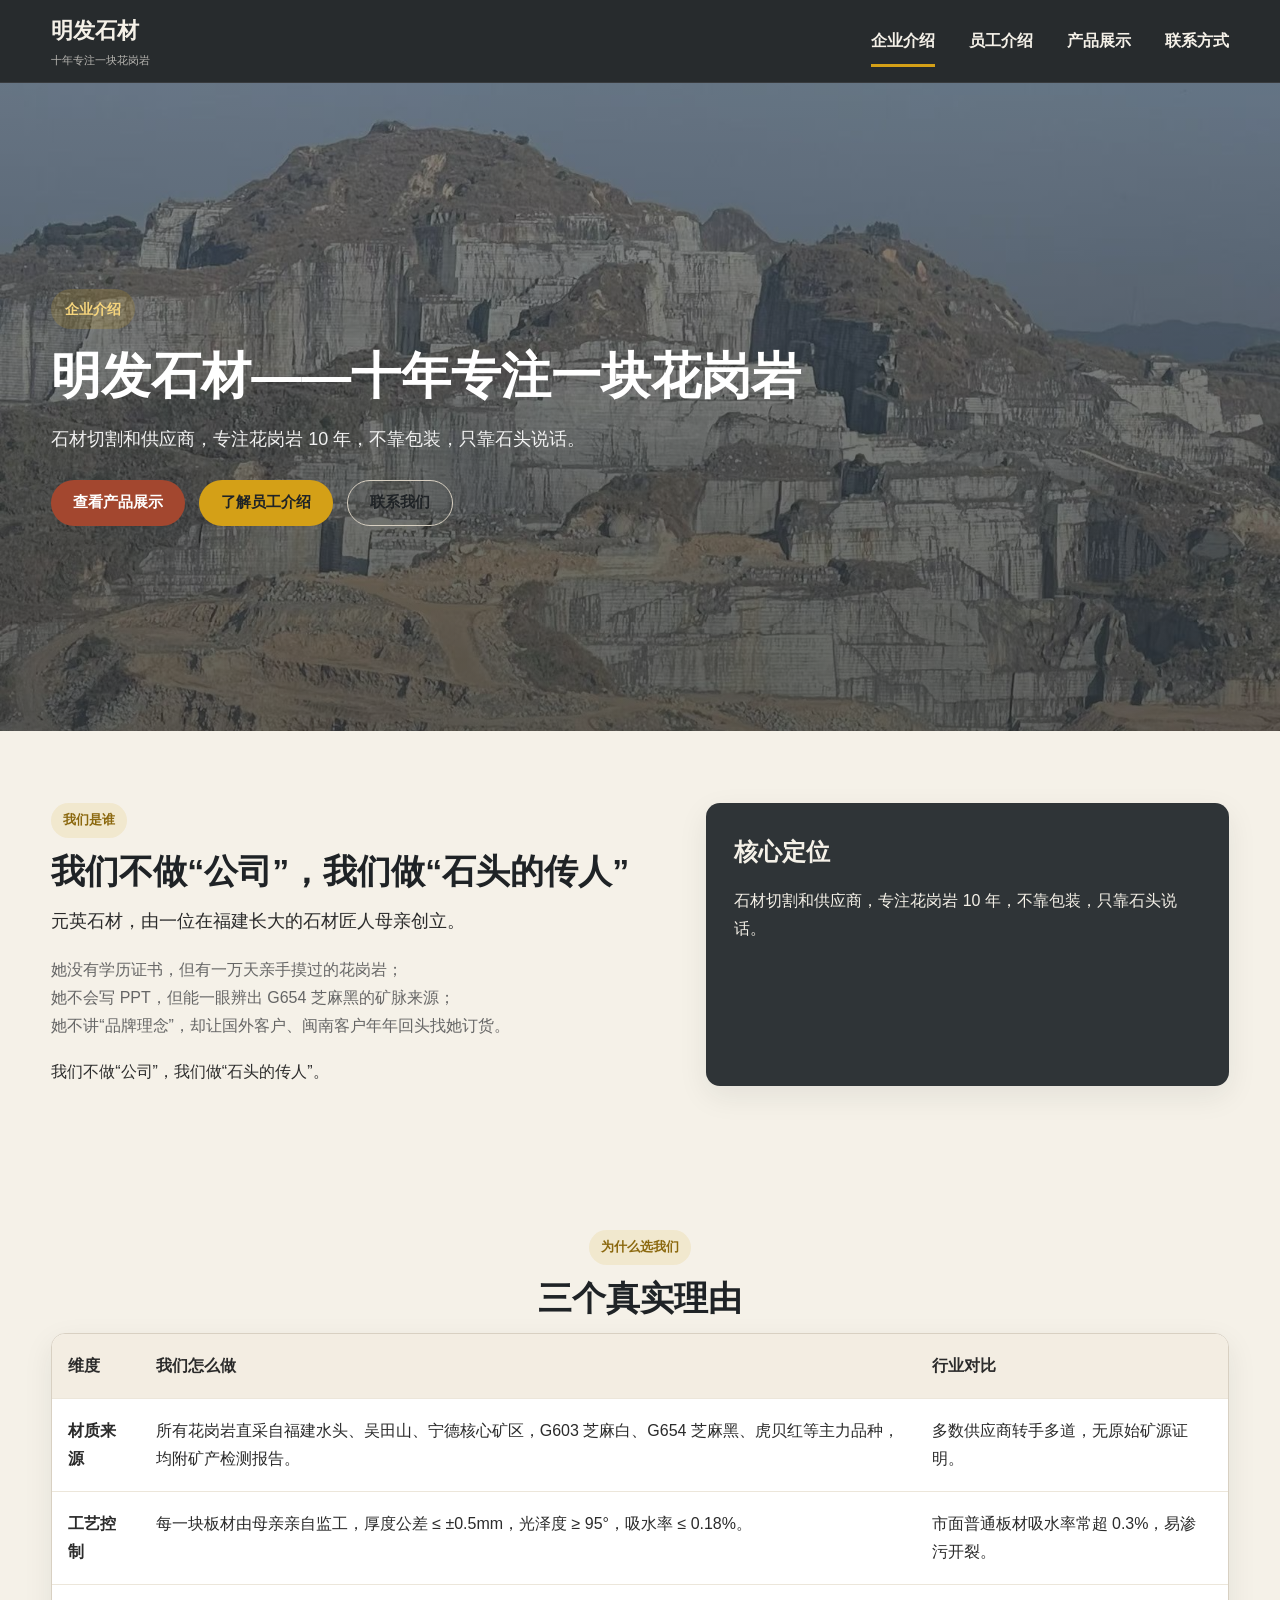
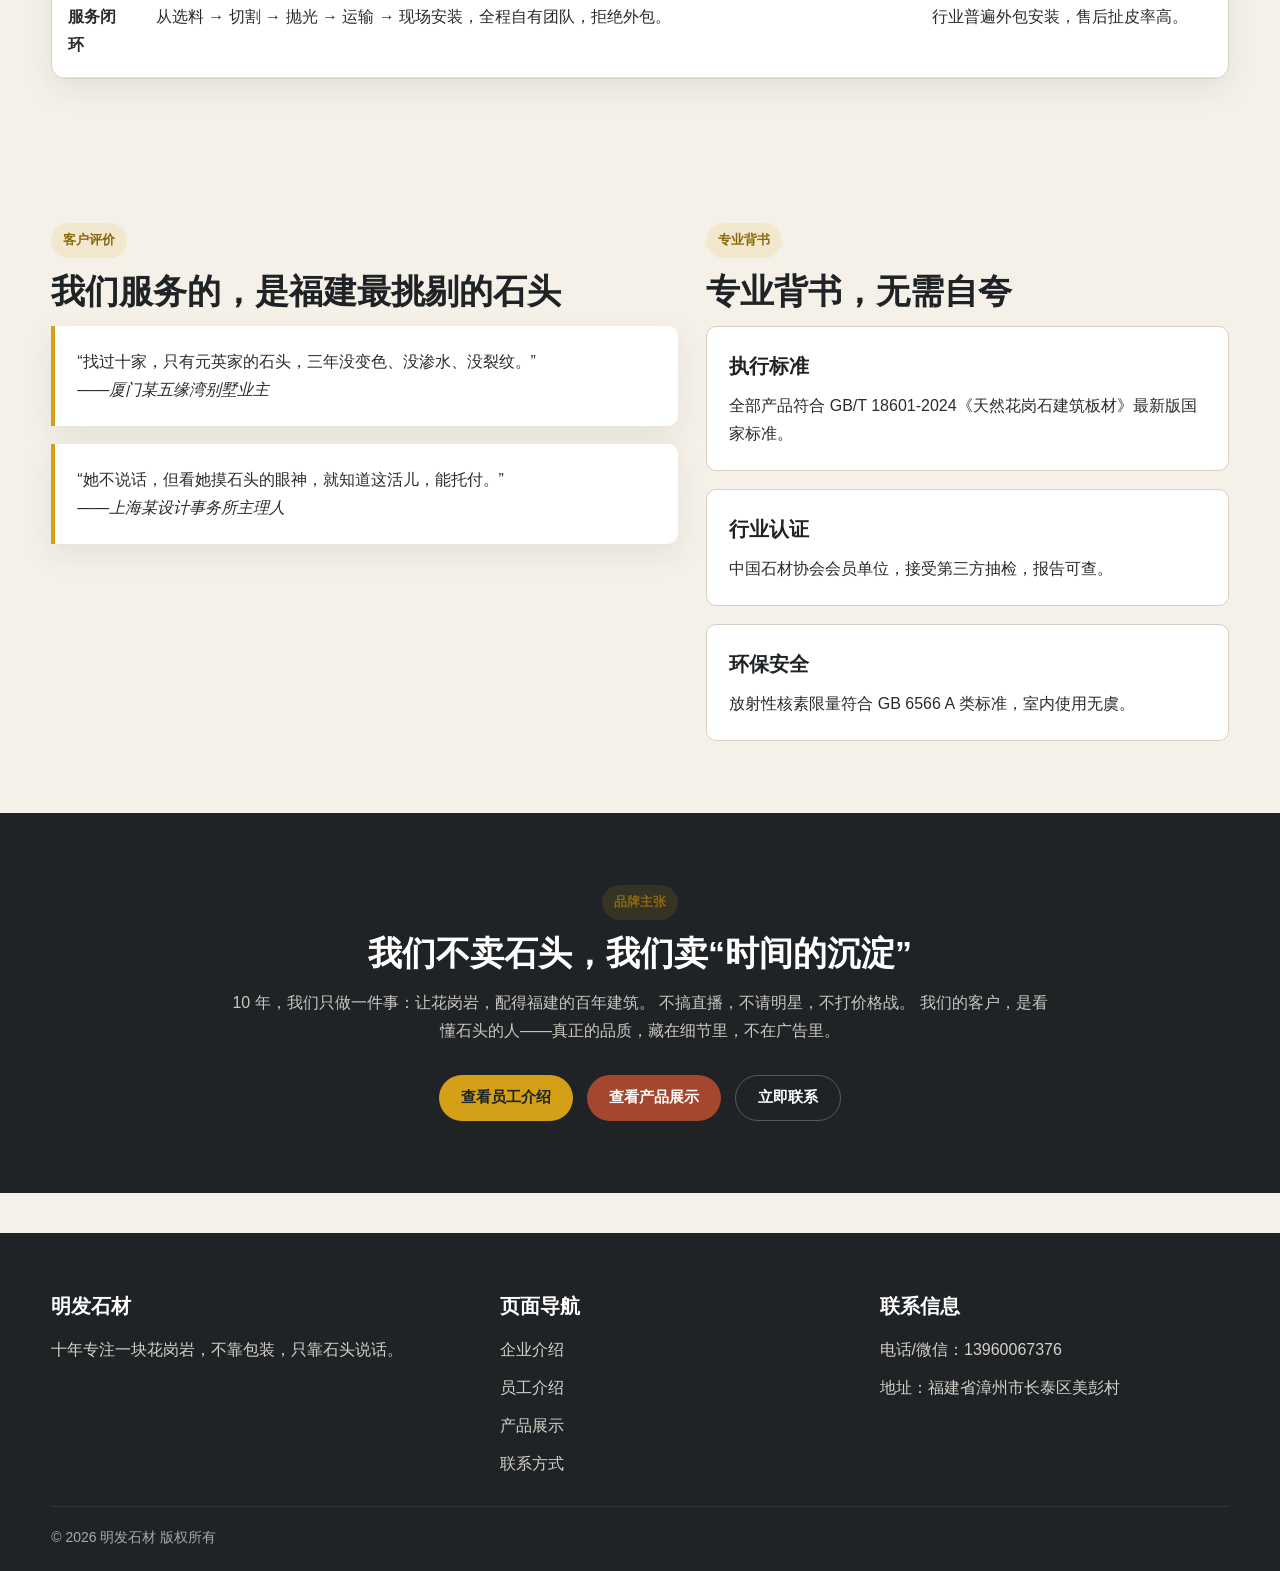
<file: index.html>
<!DOCTYPE html>
<html lang="zh-CN">

<head>
    <meta charset="UTF-8" />
    <meta name="viewport" content="width=device-width, initial-scale=1.0" />
    <title>明发石材 - 企业介绍</title>
    <link rel="stylesheet" href="style.css" />
</head>

<body>
    <header class="site-header">
        <div class="container header-inner">
            <a href="index.html" class="logo">
                明发石材
                <small>十年专注一块花岗岩</small>
            </a>

            <button class="mobile-toggle">☰</button>

            <nav class="nav">
                <a href="index.html" class="active">企业介绍</a>
                <a href="team.html">员工介绍</a>
                <a href="products.html">产品展示</a>
                <a href="contact.html">联系方式</a>
            </nav>
        </div>
    </header>

    <section class="hero">
        <div class="container">
            <div class="hero-content">
                <span class="hero-kicker">企业介绍</span>
                <h1>明发石材——十年专注一块花岗岩</h1>
                <p>石材切割和供应商，专注花岗岩 10 年，不靠包装，只靠石头说话。</p>
                <div class="btn-group">
                    <a href="products.html" class="btn btn-primary">查看产品展示</a>
                    <a href="team.html" class="btn btn-gold">了解员工介绍</a>
                    <a href="contact.html" class="btn btn-outline">联系我们</a>
                </div>
            </div>
        </div>
    </section>

    <section class="section">
        <div class="container grid-2">
            <div>
                <span class="tag">我们是谁</span>
                <h2 class="section-title">我们不做“公司”，我们做“石头的传人”</h2>
                <p class="lead">元英石材，由一位在福建长大的石材匠人母亲创立。</p>
                <p class="muted" style="margin-top:18px;">
                    她没有学历证书，但有一万天亲手摸过的花岗岩；<br>
                    她不会写 PPT，但能一眼辨出 G654 芝麻黑的矿脉来源；<br>
                    她不讲“品牌理念”，却让国外客户、闽南客户年年回头找她订货。
                </p>
                <p style="margin-top:18px;">我们不做“公司”，我们做“石头的传人”。</p>
            </div>
            <div class="card-dark">
                <h3 style="font-size:24px;margin-bottom:14px;">核心定位</h3>
                <p>石材切割和供应商，专注花岗岩 10 年，不靠包装，只靠石头说话。</p>
            </div>
        </div>
    </section>

    <section class="section bg-light">
        <div class="container">
            <div class="text-center">
                <span class="tag">为什么选我们</span>
                <h2 class="section-title">三个真实理由</h2>
            </div>
            <div class="table-wrap">
                <table class="compare-table">
                    <thead>
                        <tr>
                            <th>维度</th>
                            <th>我们怎么做</th>
                            <th>行业对比</th>
                        </tr>
                    </thead>
                    <tbody>
                        <tr>
                            <td><strong>材质来源</strong></td>
                            <td>所有花岗岩直采自福建水头、吴田山、宁德核心矿区，G603 芝麻白、G654 芝麻黑、虎贝红等主力品种，均附矿产检测报告。</td>
                            <td>多数供应商转手多道，无原始矿源证明。</td>
                        </tr>
                        <tr>
                            <td><strong>工艺控制</strong></td>
                            <td>每一块板材由母亲亲自监工，厚度公差 ≤ ±0.5mm，光泽度 ≥ 95°，吸水率 ≤ 0.18%。</td>
                            <td>市面普通板材吸水率常超 0.3%，易渗污开裂。</td>
                        </tr>
                        <tr>
                            <td><strong>服务闭环</strong></td>
                            <td>从选料 → 切割 → 抛光 → 运输 → 现场安装，全程自有团队，拒绝外包。</td>
                            <td>行业普遍外包安装，售后扯皮率高。</td>
                        </tr>
                    </tbody>
                </table>
            </div>
        </div>
    </section>

    <section class="section">
        <div class="container grid-2">
            <div>
                <span class="tag">客户评价</span>
                <h2 class="section-title">我们服务的，是福建最挑剔的石头</h2>
                <div class="quote">
                    <p>“找过十家，只有元英家的石头，三年没变色、没渗水、没裂纹。”</p>
                    <cite>——厦门某五缘湾别墅业主</cite>
                </div>
                <div class="quote">
                    <p>“她不说话，但看她摸石头的眼神，就知道这活儿，能托付。”</p>
                    <cite>——上海某设计事务所主理人</cite>
                </div>
            </div>

            <div>
                <span class="tag">专业背书</span>
                <h2 class="section-title">专业背书，无需自夸</h2>
                <div class="feature-list">
                    <div class="feature-item">
                        <h3>执行标准</h3>
                        <p>全部产品符合 GB/T 18601-2024《天然花岗石建筑板材》最新版国家标准。</p>
                    </div>
                    <div class="feature-item">
                        <h3>行业认证</h3>
                        <p>中国石材协会会员单位，接受第三方抽检，报告可查。</p>
                    </div>
                    <div class="feature-item">
                        <h3>环保安全</h3>
                        <p>放射性核素限量符合 GB 6566 A 类标准，室内使用无虞。</p>
                    </div>
                </div>
            </div>
        </div>
    </section>

    <section class="section" style="background:#1f2326;color:#f5f1e8;">
        <div class="container text-center">
            <span class="tag">品牌主张</span>
            <h2 class="section-title" style="color:#fff;">我们不卖石头，我们卖“时间的沉淀”</h2>
            <p class="section-subtitle" style="color:rgba(245,241,232,.8);max-width:820px;margin:0 auto 30px;">
                10 年，我们只做一件事：让花岗岩，配得福建的百年建筑。
                不搞直播，不请明星，不打价格战。
                我们的客户，是看懂石头的人——真正的品质，藏在细节里，不在广告里。
            </p>
            <div class="btn-group" style="justify-content:center;">
                <a href="team.html" class="btn btn-gold">查看员工介绍</a>
                <a href="products.html" class="btn btn-primary">查看产品展示</a>
                <a href="contact.html" class="btn btn-outline"
                    style="color:#fff;border-color:rgba(255,255,255,.25)">立即联系</a>
            </div>
        </div>
    </section>

    <footer class="site-footer">
        <div class="container">
            <div class="footer-grid">
                <div>
                    <h3 class="footer-title">明发石材</h3>
                    <p>十年专注一块花岗岩，不靠包装，只靠石头说话。</p>
                </div>
                <div>
                    <h3 class="footer-title">页面导航</h3>
                    <div class="footer-links">
                        <a href="index.html">企业介绍</a>
                        <a href="team.html">员工介绍</a>
                        <a href="products.html">产品展示</a>
                        <a href="contact.html">联系方式</a>
                    </div>
                </div>
                <div>
                    <h3 class="footer-title">联系信息</h3>
                    <div class="footer-links">
                        <a href="tel:13960067376">电话/微信：13960067376</a>
                        <span>地址：福建省漳州市长泰区美彭村</span>
                    </div>
                </div>
            </div>
            <div class="footer-bottom">© 2026 明发石材 版权所有</div>
        </div>
    </footer>

    <script src="script.js"></script>
</body>

</html>
</file>
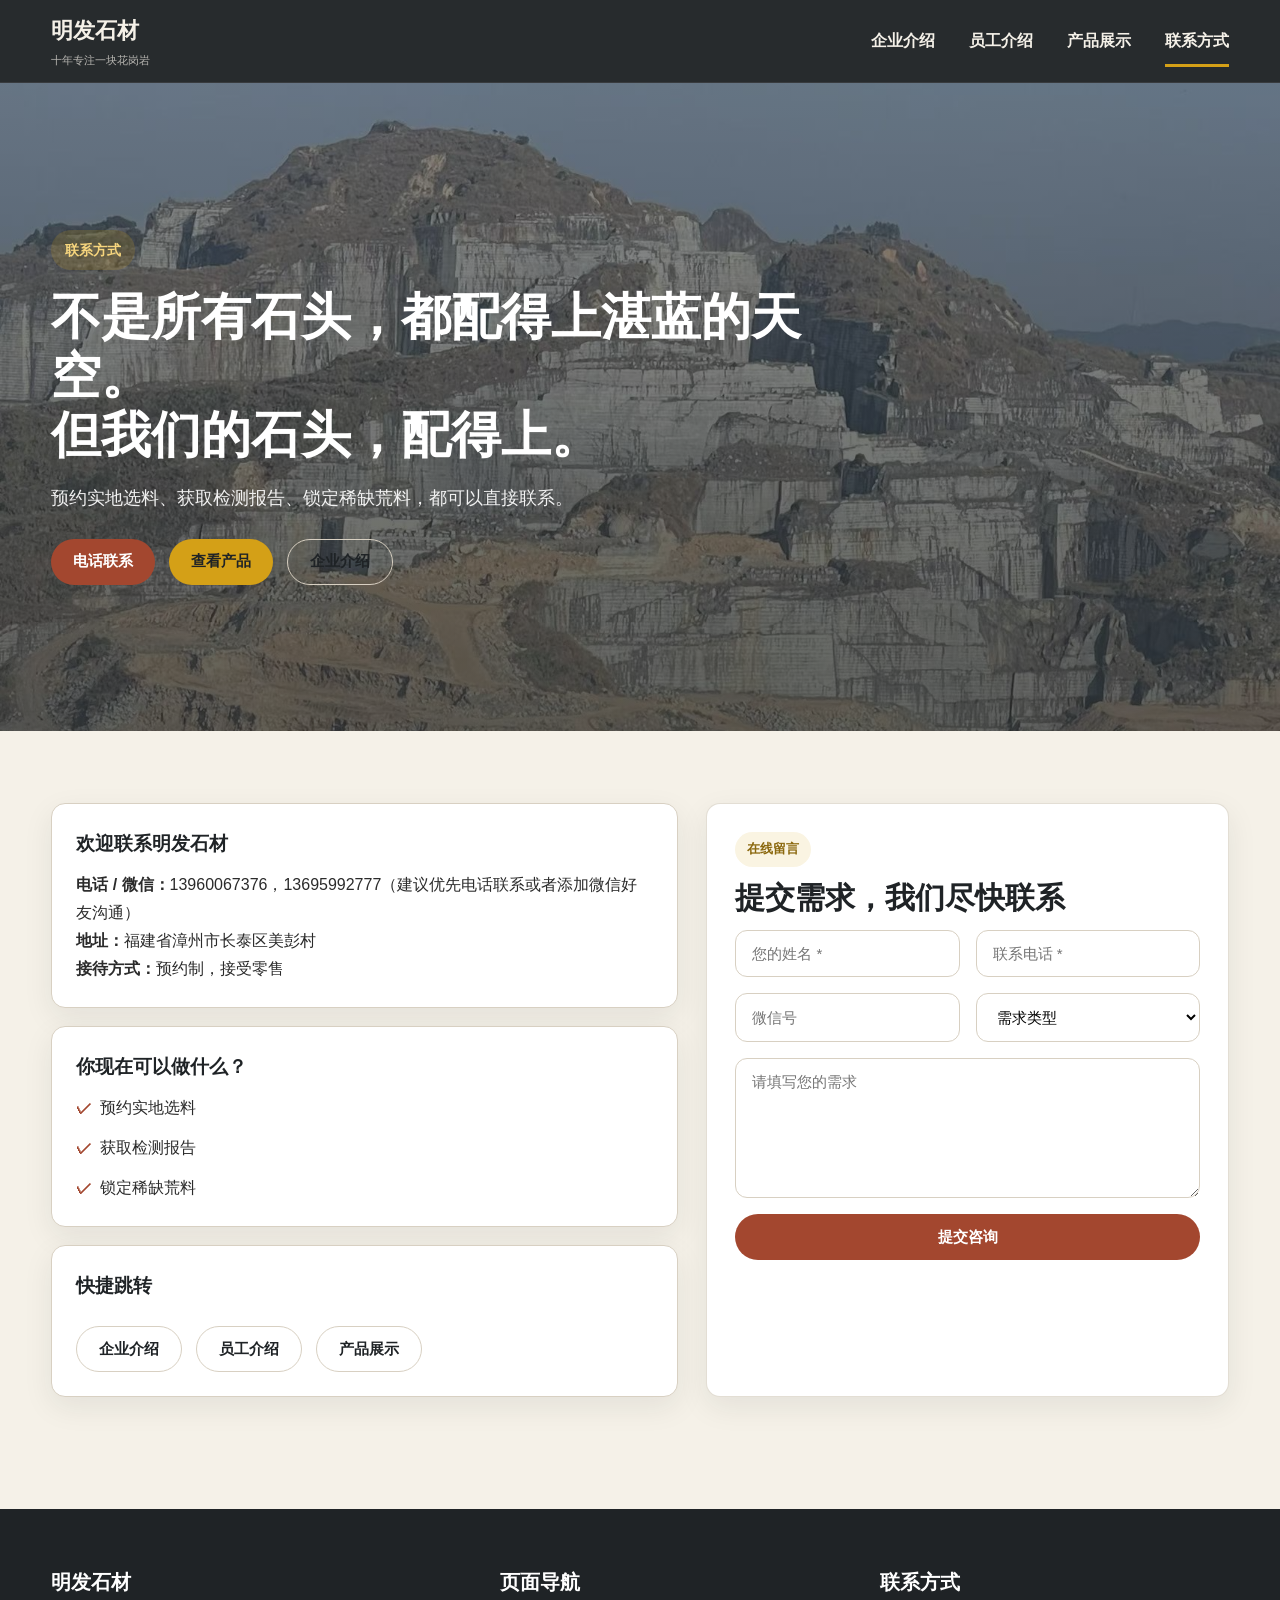
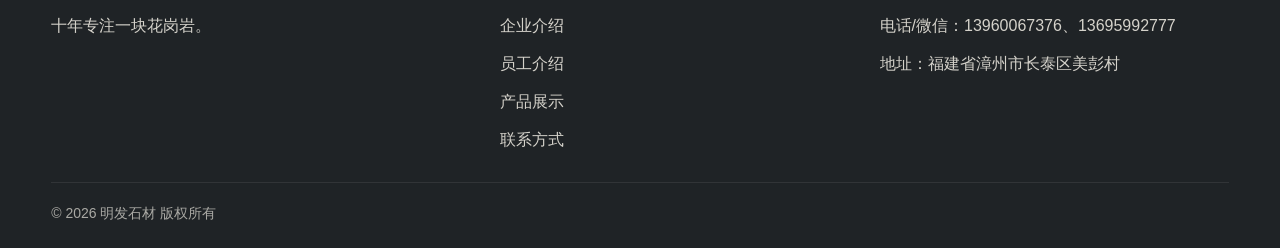
<file: contact.html>
<!DOCTYPE html>
<html lang="zh-CN">

<head>
    <meta charset="UTF-8" />
    <meta name="viewport" content="width=device-width, initial-scale=1.0" />
    <title>联系方式 - 明发石材</title>
    <link rel="stylesheet" href="style.css" />
</head>

<body>
    <header class="site-header">
        <div class="container header-inner">
            <a href="index.html" class="logo">
                明发石材
                <small>十年专注一块花岗岩</small>
            </a>
            <button class="mobile-toggle">☰</button>
            <nav class="nav">
                <a href="index.html">企业介绍</a>
                <a href="team.html">员工介绍</a>
                <a href="products.html">产品展示</a>
                <a href="contact.html" class="active">联系方式</a>
            </nav>
        </div>
    </header>

    <section class="hero">
        <div class="container">
            <div class="hero-content">
                <span class="hero-kicker">联系方式</span>
                <h1>不是所有石头，都配得上湛蓝的天空。<br>但我们的石头，配得上。</h1>
                <p>预约实地选料、获取检测报告、锁定稀缺荒料，都可以直接联系。</p>
                <div class="btn-group">
                    <a href="tel:13960067376" class="btn btn-primary">电话联系</a>
                    <a href="products.html" class="btn btn-gold">查看产品</a>
                    <a href="index.html" class="btn btn-outline">企业介绍</a>
                </div>
            </div>
        </div>
    </section>

    <section class="section">
        <div class="container grid-2">
            <div class="contact-box">
                <div class="contact-item">
                    <h3>欢迎联系明发石材</h3>
                    <p><strong>电话 / 微信：</strong>13960067376，13695992777（建议优先电话联系或者添加微信好友沟通）</p>
                    <p><strong>地址：</strong>福建省漳州市长泰区美彭村</p>
                    <p><strong>接待方式：</strong>预约制，接受零售</p>
                </div>

                <div class="contact-item">
                    <h3>你现在可以做什么？</h3>
                    <ul class="list-check">
                        <li>预约实地选料</li>
                        <li>获取检测报告</li>
                        <li>锁定稀缺荒料</li>
                    </ul>
                </div>

                <div class="contact-item">
                    <h3>快捷跳转</h3>
                    <div class="btn-group">
                        <a href="index.html" class="btn btn-outline">企业介绍</a>
                        <a href="team.html" class="btn btn-outline">员工介绍</a>
                        <a href="products.html" class="btn btn-outline">产品展示</a>
                    </div>
                </div>
            </div>

            <div class="card">
                <span class="tag">在线留言</span>
                <h2 class="section-title" style="font-size:30px;">提交需求，我们尽快联系</h2>
                <form class="form" id="contactForm">
                    <div class="form-grid">
                        <input class="input" type="text" name="name" placeholder="您的姓名 *">
                        <input class="input" type="text" name="phone" placeholder="联系电话 *">
                    </div>

                    <div class="form-grid">
                        <input class="input" type="text" name="wechat" placeholder="微信号">
                        <select class="select" name="type">
                            <option value="">需求类型</option>
                            <option>零售选购</option>
                            <option>工程合作</option>
                            <option>别墅定制</option>
                            <option>获取报价</option>
                        </select>
                    </div>

                    <textarea class="textarea" name="message" placeholder="请填写您的需求"></textarea>
                    <button type="submit" class="btn btn-primary">提交咨询</button>
                    <div id="formNotice" class="notice"></div>
                </form>
            </div>
        </div>
    </section>

    <footer class="site-footer">
        <div class="container">
            <div class="footer-grid">
                <div>
                    <h3 class="footer-title">明发石材</h3>
                    <p>十年专注一块花岗岩。</p>
                </div>
                <div>
                    <h3 class="footer-title">页面导航</h3>
                    <div class="footer-links">
                        <a href="index.html">企业介绍</a>
                        <a href="team.html">员工介绍</a>
                        <a href="products.html">产品展示</a>
                        <a href="contact.html">联系方式</a>
                    </div>
                </div>
                <div>
                    <h3 class="footer-title">联系方式</h3>
                    <div class="footer-links">
                        <a href="tel:13960067376">电话/微信：13960067376、13695992777</a>
                        <span>地址：福建省漳州市长泰区美彭村</span>
                    </div>
                </div>
            </div>
            <div class="footer-bottom">© 2026 明发石材 版权所有</div>
        </div>
    </footer>

    <script src="script.js"></script>
</body>

</html>
</file>
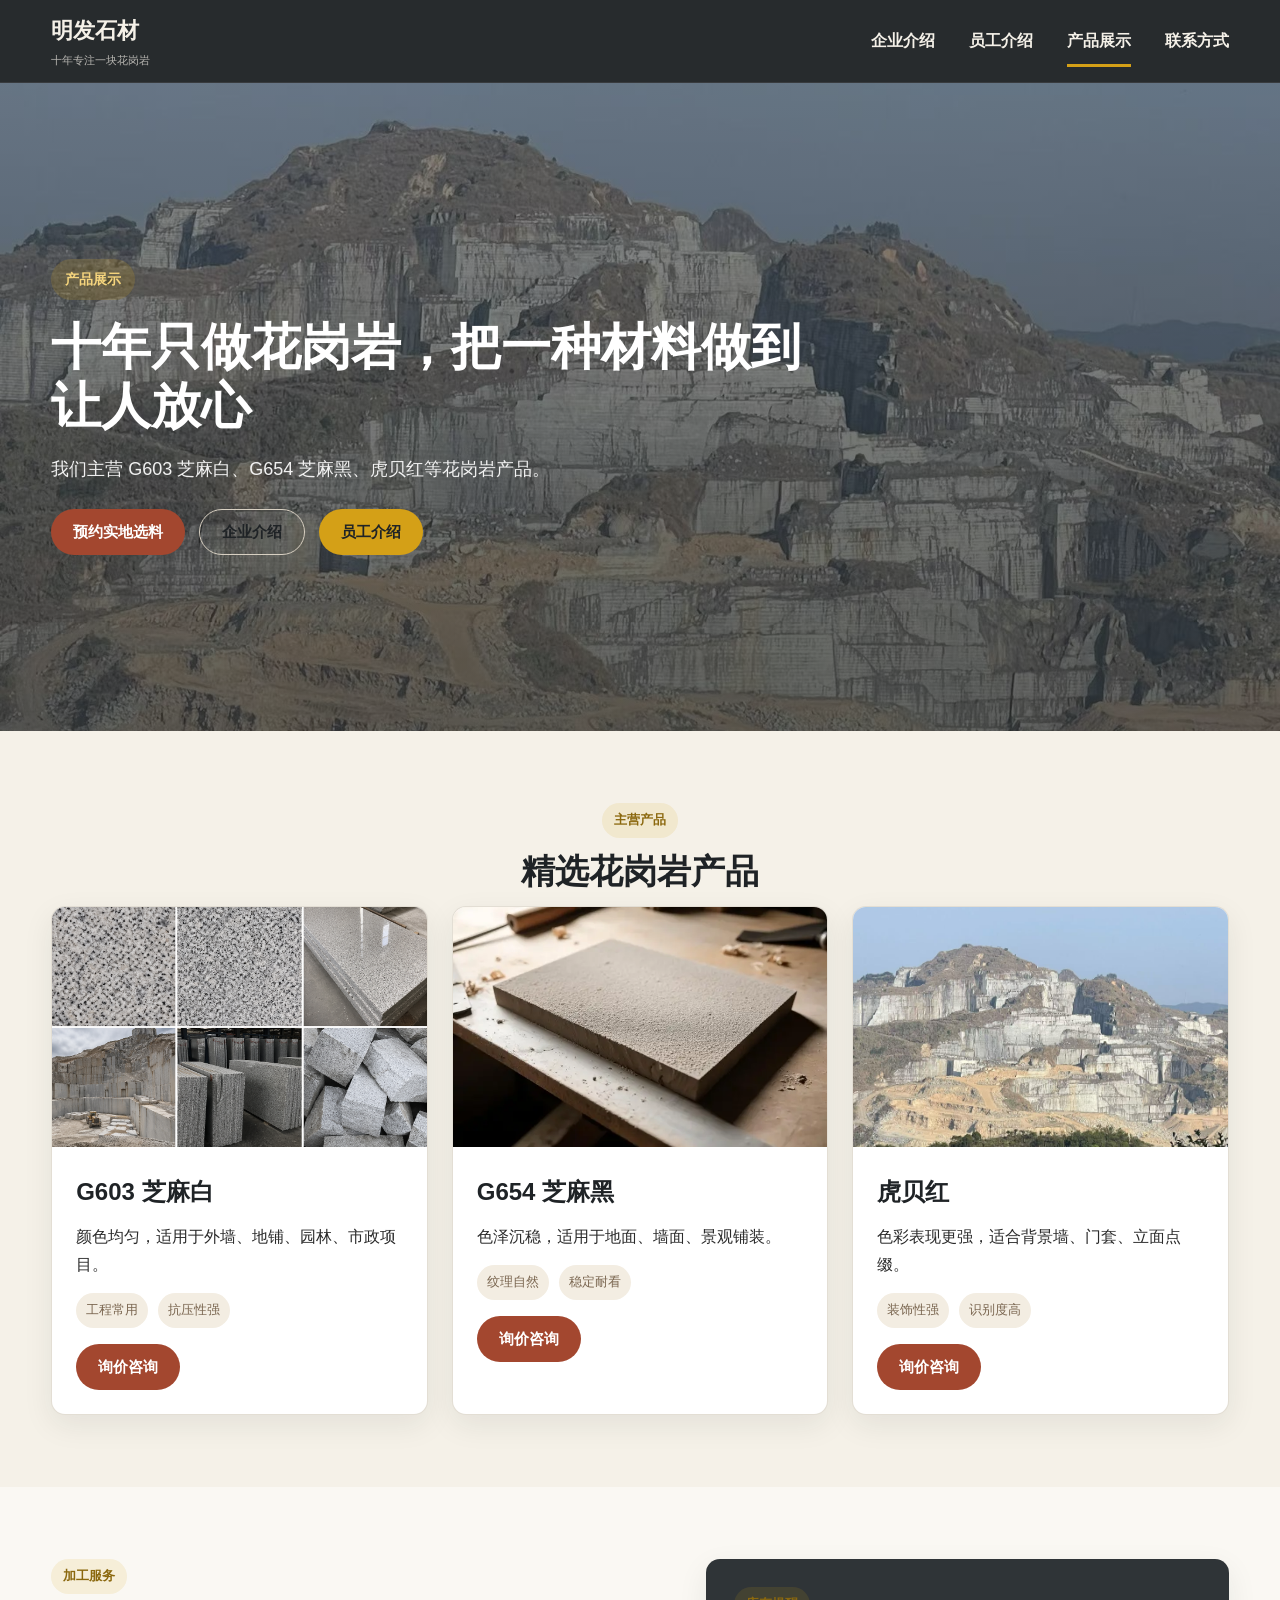
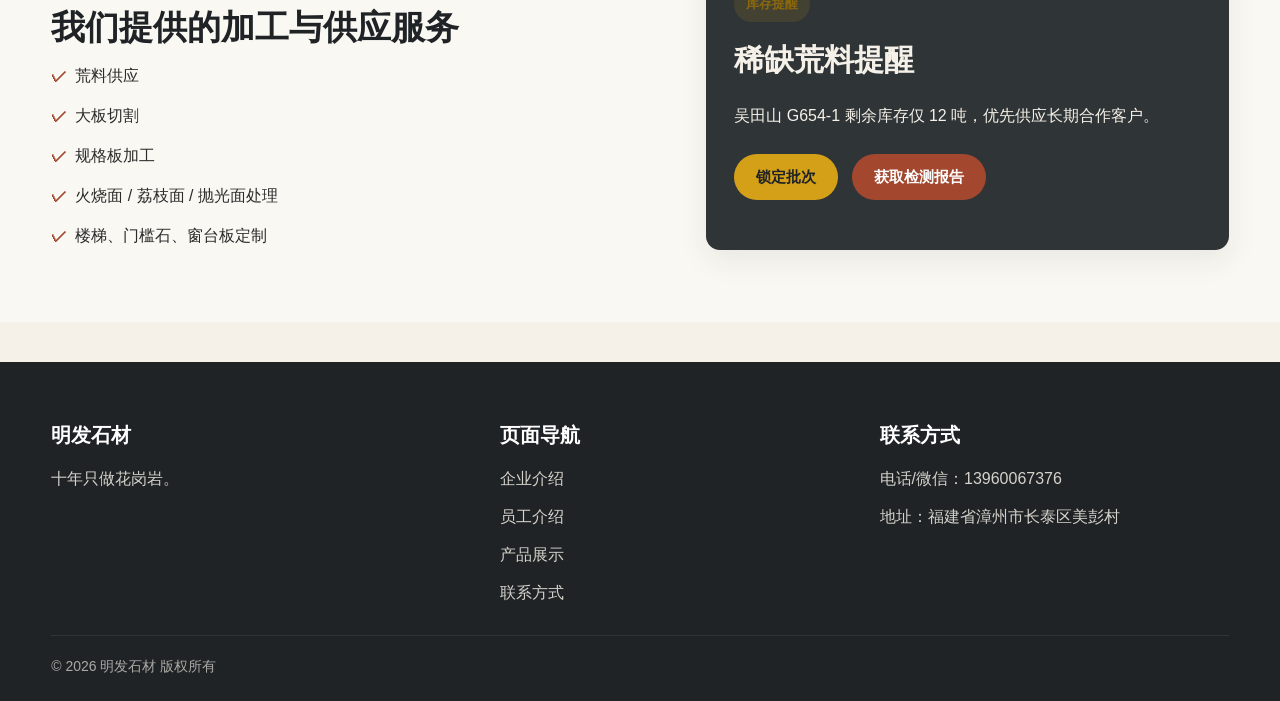
<file: products.html>
<!DOCTYPE html>
<html lang="zh-CN">

<head>
    <meta charset="UTF-8" />
    <meta name="viewport" content="width=device-width, initial-scale=1.0" />
    <title>产品展示 - 明发石材</title>
    <link rel="stylesheet" href="style.css" />
</head>

<body>
    <header class="site-header">
        <div class="container header-inner">
            <a href="index.html" class="logo">
                明发石材
                <small>十年专注一块花岗岩</small>
            </a>
            <button class="mobile-toggle">☰</button>
            <nav class="nav">
                <a href="index.html">企业介绍</a>
                <a href="team.html">员工介绍</a>
                <a href="products.html" class="active">产品展示</a>
                <a href="contact.html">联系方式</a>
            </nav>
        </div>
    </header>

    <section class="hero">
        <div class="container">
            <div class="hero-content">
                <span class="hero-kicker">产品展示</span>
                <h1>十年只做花岗岩，把一种材料做到让人放心</h1>
                <p>我们主营 G603 芝麻白、G654 芝麻黑、虎贝红等花岗岩产品。</p>
                <div class="btn-group">
                    <a href="contact.html" class="btn btn-primary">预约实地选料</a>
                    <a href="index.html" class="btn btn-outline">企业介绍</a>
                    <a href="team.html" class="btn btn-gold">员工介绍</a>
                </div>
            </div>
        </div>
    </section>

    <section class="section">
        <div class="container">
            <div class="text-center">
                <span class="tag">主营产品</span>
                <h2 class="section-title">精选花岗岩产品</h2>
            </div>

            <div class="grid-3">
                <article class="card product-card">
                    <div class="product-image">
                        <img src="展品展示.截图.png" alt="G603 芝麻白">
                    </div>
                    <div class="product-body">
                        <h3>G603 芝麻白</h3>
                        <p>颜色均匀，适用于外墙、地铺、园林、市政项目。</p>
                        <div class="product-meta">
                            <span class="meta-pill">工程常用</span>
                            <span class="meta-pill">抗压性强</span>
                        </div>
                        <a href="contact.html" class="btn btn-primary">询价咨询</a>
                    </div>
                </article>

                <article class="card product-card">
                    <div class="product-image">
                        <img src="展品展示2.截图.png" alt="G654 芝麻黑">
                    </div>
                    <div class="product-body">
                        <h3>G654 芝麻黑</h3>
                        <p>色泽沉稳，适用于地面、墙面、景观铺装。</p>
                        <div class="product-meta">
                            <span class="meta-pill">纹理自然</span>
                            <span class="meta-pill">稳定耐看</span>
                        </div>
                        <a href="contact.html" class="btn btn-primary">询价咨询</a>
                    </div>
                </article>

                <article class="card product-card">
                    <div class="product-image">
                        <img src="截图.png" alt="虎贝红">
                    </div>
                    <div class="product-body">
                        <h3>虎贝红</h3>
                        <p>色彩表现更强，适合背景墙、门套、立面点缀。</p>
                        <div class="product-meta">
                            <span class="meta-pill">装饰性强</span>
                            <span class="meta-pill">识别度高</span>
                        </div>
                        <a href="contact.html" class="btn btn-primary">询价咨询</a>
                    </div>
                </article>
            </div>
        </div>
    </section>

    <section class="section" style="background:#faf8f3;">
        <div class="container grid-2">
            <div>
                <span class="tag">加工服务</span>
                <h2 class="section-title">我们提供的加工与供应服务</h2>
                <ul class="list-check">
                    <li>荒料供应</li>
                    <li>大板切割</li>
                    <li>规格板加工</li>
                    <li>火烧面 / 荔枝面 / 抛光面处理</li>
                    <li>楼梯、门槛石、窗台板定制</li>
                </ul>
            </div>
            <div class="card-dark">
                <span class="tag">库存提醒</span>
                <h2 style="font-size:30px;margin-bottom:16px;">稀缺荒料提醒</h2>
                <p>吴田山 G654-1 剩余库存仅 12 吨，优先供应长期合作客户。</p>
                <div class="btn-group">
                    <a href="contact.html" class="btn btn-gold">锁定批次</a>
                    <a href="contact.html" class="btn btn-primary">获取检测报告</a>
                </div>
            </div>
        </div>
    </section>

    <footer class="site-footer">
        <div class="container">
            <div class="footer-grid">
                <div>
                    <h3 class="footer-title">明发石材</h3>
                    <p>十年只做花岗岩。</p>
                </div>
                <div>
                    <h3 class="footer-title">页面导航</h3>
                    <div class="footer-links">
                        <a href="index.html">企业介绍</a>
                        <a href="team.html">员工介绍</a>
                        <a href="products.html">产品展示</a>
                        <a href="contact.html">联系方式</a>
                    </div>
                </div>
                <div>
                    <h3 class="footer-title">联系方式</h3>
                    <div class="footer-links">
                        <a href="tel:13960067376">电话/微信：13960067376</a>
                        <span>地址：福建省漳州市长泰区美彭村</span>
                    </div>
                </div>
            </div>
            <div class="footer-bottom">© 2026 明发石材 版权所有</div>
        </div>
    </footer>

    <script src="script.js"></script>
</body>

</html>
</file>
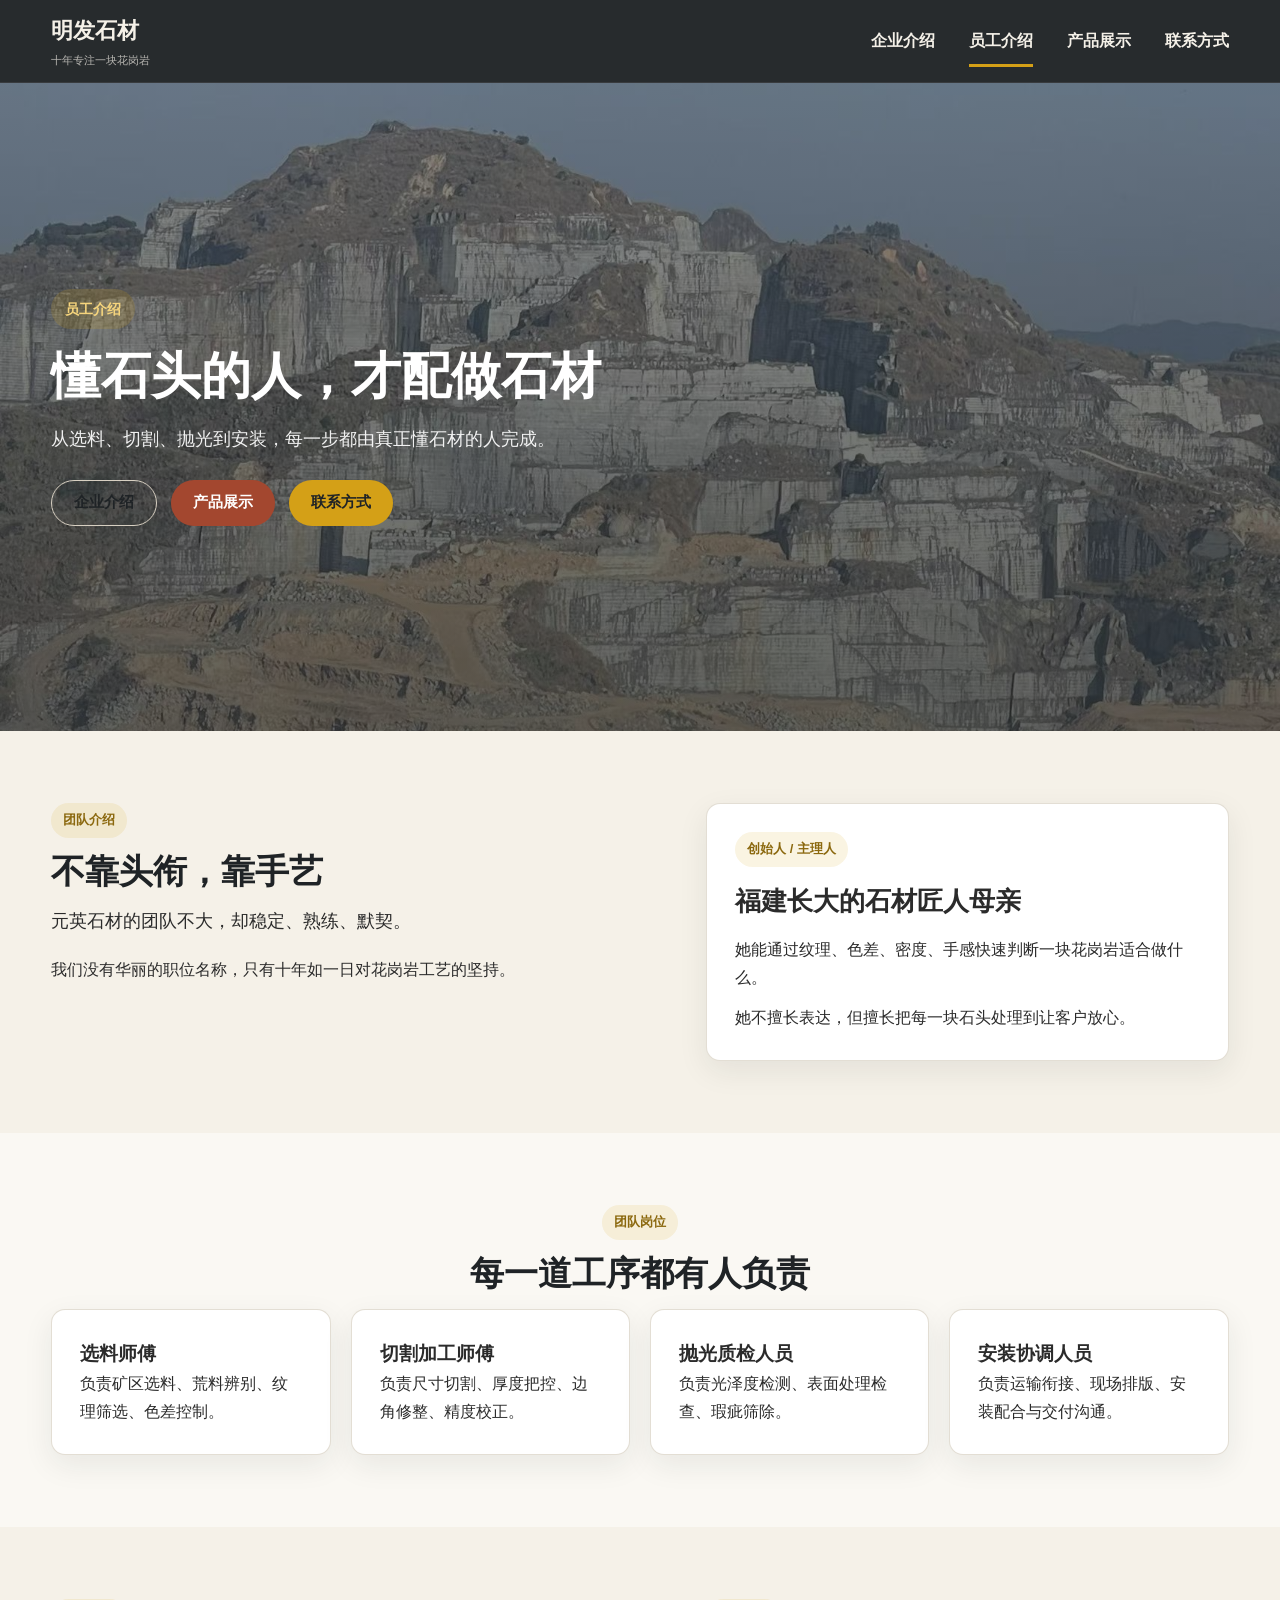
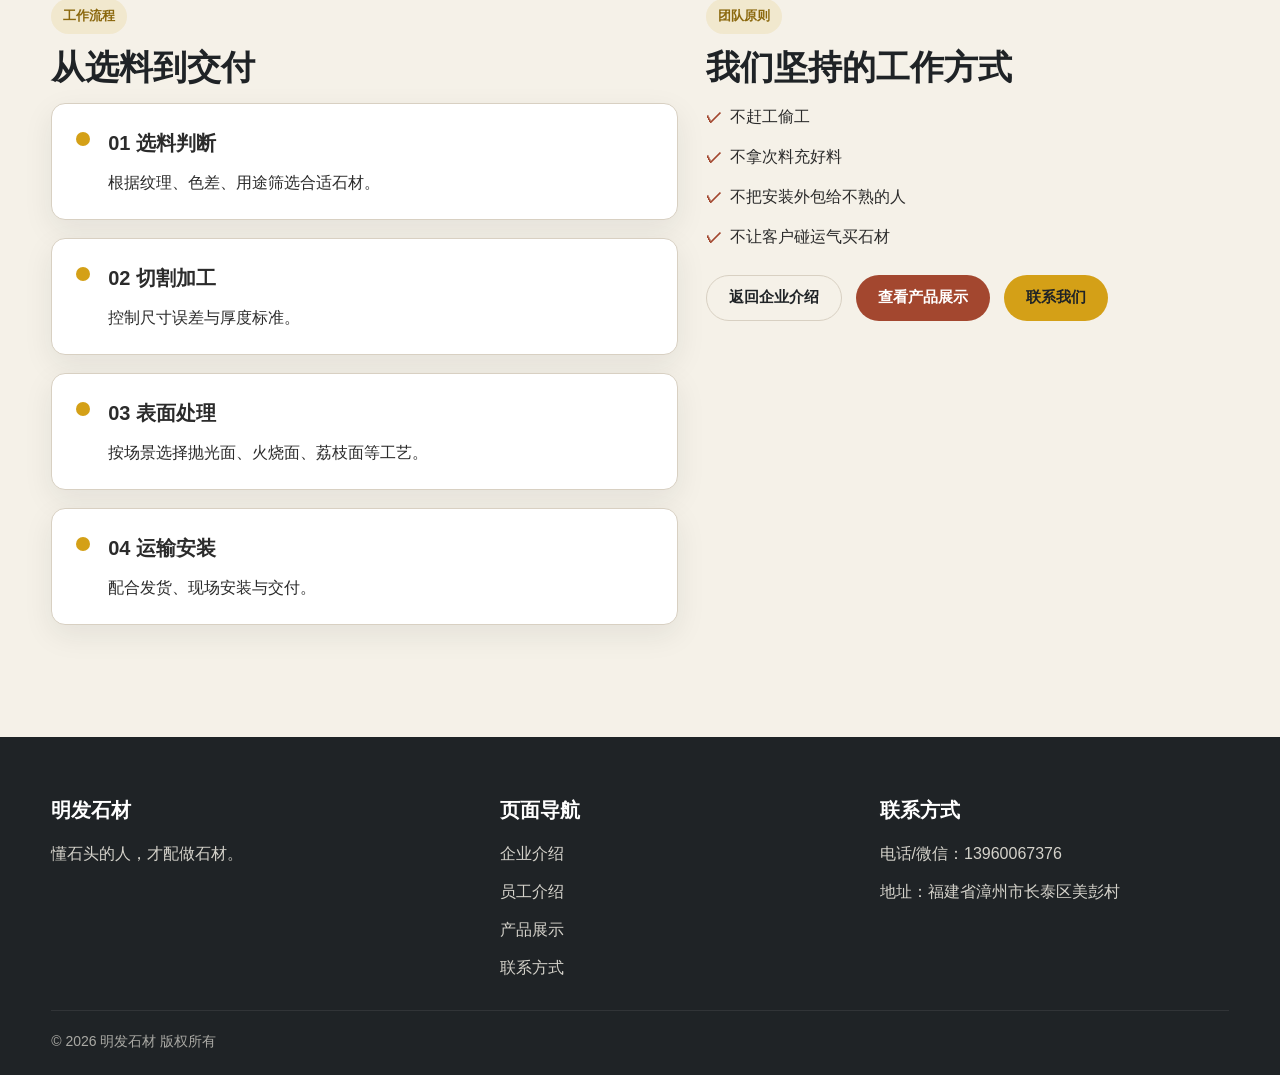
<file: team.html>
<!DOCTYPE html>
<html lang="zh-CN">

<head>
    <meta charset="UTF-8" />
    <meta name="viewport" content="width=device-width, initial-scale=1.0" />
    <title>员工介绍 - 明发石材</title>
    <link rel="stylesheet" href="style.css" />
</head>

<body>
    <header class="site-header">
        <div class="container header-inner">
            <a href="index.html" class="logo">
                明发石材
                <small>十年专注一块花岗岩</small>
            </a>
            <button class="mobile-toggle">☰</button>
            <nav class="nav">
                <a href="index.html">企业介绍</a>
                <a href="team.html" class="active">员工介绍</a>
                <a href="products.html">产品展示</a>
                <a href="contact.html">联系方式</a>
            </nav>
        </div>
    </header>

    <section class="hero">
        <div class="container">
            <div class="hero-content">
                <span class="hero-kicker">员工介绍</span>
                <h1>懂石头的人，才配做石材</h1>
                <p>从选料、切割、抛光到安装，每一步都由真正懂石材的人完成。</p>
                <div class="btn-group">
                    <a href="index.html" class="btn btn-outline">企业介绍</a>
                    <a href="products.html" class="btn btn-primary">产品展示</a>
                    <a href="contact.html" class="btn btn-gold">联系方式</a>
                </div>
            </div>
        </div>
    </section>

    <section class="section">
        <div class="container grid-2">
            <div>
                <span class="tag">团队介绍</span>
                <h2 class="section-title">不靠头衔，靠手艺</h2>
                <p class="lead">元英石材的团队不大，却稳定、熟练、默契。</p>
                <p style="margin-top:18px;">我们没有华丽的职位名称，只有十年如一日对花岗岩工艺的坚持。</p>
            </div>
            <div class="card">
                <span class="tag">创始人 / 主理人</span>
                <h3 style="font-size:26px;margin-bottom:12px;">福建长大的石材匠人母亲</h3>
                <p>她能通过纹理、色差、密度、手感快速判断一块花岗岩适合做什么。</p>
                <p style="margin-top:12px;">她不擅长表达，但擅长把每一块石头处理到让客户放心。</p>
            </div>
        </div>
    </section>

    <section class="section" style="background:#faf8f3;">
        <div class="container">
            <div class="text-center">
                <span class="tag">团队岗位</span>
                <h2 class="section-title">每一道工序都有人负责</h2>
            </div>
            <div class="grid-4">
                <div class="card">
                    <h3>选料师傅</h3>
                    <p>负责矿区选料、荒料辨别、纹理筛选、色差控制。</p>
                </div>
                <div class="card">
                    <h3>切割加工师傅</h3>
                    <p>负责尺寸切割、厚度把控、边角修整、精度校正。</p>
                </div>
                <div class="card">
                    <h3>抛光质检人员</h3>
                    <p>负责光泽度检测、表面处理检查、瑕疵筛除。</p>
                </div>
                <div class="card">
                    <h3>安装协调人员</h3>
                    <p>负责运输衔接、现场排版、安装配合与交付沟通。</p>
                </div>
            </div>
        </div>
    </section>

    <section class="section">
        <div class="container grid-2">
            <div>
                <span class="tag">工作流程</span>
                <h2 class="section-title">从选料到交付</h2>
                <div class="timeline">
                    <div class="timeline-item">
                        <h3>01 选料判断</h3>
                        <p>根据纹理、色差、用途筛选合适石材。</p>
                    </div>
                    <div class="timeline-item">
                        <h3>02 切割加工</h3>
                        <p>控制尺寸误差与厚度标准。</p>
                    </div>
                    <div class="timeline-item">
                        <h3>03 表面处理</h3>
                        <p>按场景选择抛光面、火烧面、荔枝面等工艺。</p>
                    </div>
                    <div class="timeline-item">
                        <h3>04 运输安装</h3>
                        <p>配合发货、现场安装与交付。</p>
                    </div>
                </div>
            </div>

            <div>
                <span class="tag">团队原则</span>
                <h2 class="section-title">我们坚持的工作方式</h2>
                <ul class="list-check">
                    <li>不赶工偷工</li>
                    <li>不拿次料充好料</li>
                    <li>不把安装外包给不熟的人</li>
                    <li>不让客户碰运气买石材</li>
                </ul>
                <div class="btn-group">
                    <a href="index.html" class="btn btn-outline">返回企业介绍</a>
                    <a href="products.html" class="btn btn-primary">查看产品展示</a>
                    <a href="contact.html" class="btn btn-gold">联系我们</a>
                </div>
            </div>
        </div>
    </section>

    <footer class="site-footer">
        <div class="container">
            <div class="footer-grid">
                <div>
                    <h3 class="footer-title">明发石材</h3>
                    <p>懂石头的人，才配做石材。</p>
                </div>
                <div>
                    <h3 class="footer-title">页面导航</h3>
                    <div class="footer-links">
                        <a href="index.html">企业介绍</a>
                        <a href="team.html">员工介绍</a>
                        <a href="products.html">产品展示</a>
                        <a href="contact.html">联系方式</a>
                    </div>
                </div>
                <div>
                    <h3 class="footer-title">联系方式</h3>
                    <div class="footer-links">
                        <a href="tel:13960067376">电话/微信：13960067376</a>
                        <span>地址：福建省漳州市长泰区美彭村</span>
                    </div>
                </div>
            </div>
            <div class="footer-bottom">© 2026 明发石材 版权所有</div>
        </div>
    </footer>

    <script src="script.js"></script>
</body>

</html>
</file>
<file: style.css>
:root {
    --color-dark: #2f3437;
    --color-dark-2: #1f2326;
    --color-dark-3: #3a4044;
    --color-warm: #f5f1e8;
    --color-warm-2: #faf8f3;
    --color-border: #d8d0c2;
    --color-text: #2b2b2b;
    --color-text-2: #666666;
    --color-white: #ffffff;
    --color-red: #a3472f;
    --color-red-hover: #8e3a27;
    --color-gold: #d4a017;
    --color-gold-hover: #b78a12;
    --container: 1200px;
    --radius: 14px;
    --shadow: 0 10px 30px rgba(31, 35, 38, 0.08);
    --transition: all 0.3s ease;
}

* {
    margin: 0;
    padding: 0;
    box-sizing: border-box;
}

html {
    scroll-behavior: smooth;
}

body {
    font-family: "PingFang SC", "Microsoft YaHei", "Noto Sans SC", sans-serif;
    background: var(--color-warm);
    color: var(--color-text);
    line-height: 1.75;
}

a {
    text-decoration: none;
    color: inherit;
}

img {
    max-width: 100%;
    display: block;
}

.container {
    width: min(92%, var(--container));
    margin: 0 auto;
}

.section {
    padding: 72px 0;
}

.section-title {
    font-size: 34px;
    color: var(--color-dark-2);
    margin-bottom: 14px;
    line-height: 1.25;
}

.section-subtitle {
    font-size: 16px;
    color: var(--color-text-2);
    margin-bottom: 30px;
}

.text-center {
    text-align: center;
}

.grid-2 {
    display: grid;
    grid-template-columns: 1.2fr 1fr;
    gap: 28px;
}

.grid-3 {
    display: grid;
    grid-template-columns: repeat(3, 1fr);
    gap: 24px;
}

.grid-4 {
    display: grid;
    grid-template-columns: repeat(4, 1fr);
    gap: 20px;
}

.card {
    background: var(--color-white);
    border-radius: var(--radius);
    padding: 28px;
    box-shadow: var(--shadow);
    border: 1px solid rgba(216, 208, 194, 0.7);
}

.card-dark {
    background: var(--color-dark);
    color: var(--color-warm);
    border-radius: var(--radius);
    padding: 28px;
    box-shadow: var(--shadow);
}

.tag {
    display: inline-block;
    padding: 6px 12px;
    border-radius: 999px;
    font-size: 13px;
    font-weight: 600;
    background: rgba(212, 160, 23, 0.12);
    color: #8b680e;
    margin-bottom: 12px;
}

.btn-group {
    display: flex;
    gap: 14px;
    flex-wrap: wrap;
    margin-top: 24px;
}

.btn {
    display: inline-flex;
    align-items: center;
    justify-content: center;
    min-height: 46px;
    padding: 0 22px;
    border-radius: 999px;
    font-size: 15px;
    font-weight: 600;
    transition: var(--transition);
    cursor: pointer;
    border: none;
}

.btn-primary {
    background: var(--color-red);
    color: var(--color-white);
}

.btn-primary:hover {
    background: var(--color-red-hover);
    transform: translateY(-2px);
}

.btn-gold {
    background: var(--color-gold);
    color: var(--color-dark-2);
}

.btn-gold:hover {
    background: var(--color-gold-hover);
    transform: translateY(-2px);
}

.btn-outline {
    border: 1px solid var(--color-border);
    background: transparent;
    color: var(--color-dark-2);
}

.btn-outline:hover {
    background: var(--color-white);
    transform: translateY(-2px);
}

.site-header {
    position: sticky;
    top: 0;
    z-index: 999;
    background: rgba(31, 35, 38, 0.96);
    border-bottom: 1px solid rgba(255, 255, 255, 0.08);
}

.header-inner {
    min-height: 82px;
    display: flex;
    align-items: center;
    justify-content: space-between;
    gap: 24px;
}

.logo {
    color: var(--color-warm);
    font-size: 22px;
    font-weight: 800;
}

.logo small {
    display: block;
    font-size: 11px;
    font-weight: 500;
    color: rgba(245, 241, 232, .7);
}

.nav {
    display: flex;
    gap: 34px;
    align-items: center;
}

.nav a {
    color: var(--color-warm);
    font-size: 16px;
    font-weight: 700;
    position: relative;
    padding: 10px 0;
}

.nav a::after {
    content: "";
    position: absolute;
    left: 0;
    bottom: -2px;
    width: 0;
    height: 3px;
    background: var(--color-gold);
    transition: var(--transition);
}

.nav a:hover::after,
.nav a.active::after {
    width: 100%;
}

.mobile-toggle {
    display: none;
    width: 42px;
    height: 42px;
    border-radius: 10px;
    border: 1px solid rgba(255, 255, 255, .15);
    background: transparent;
    color: var(--color-warm);
    font-size: 22px;
    cursor: pointer;
}

.hero {
    min-height: 72vh;
    display: flex;
    align-items: center;
    color: #fff;
    background:
        linear-gradient(rgba(31, 35, 38, .5), rgba(31, 35, 38, .7)),
        url("截图.png") center/cover no-repeat;
}

.hero-content {
    max-width: 760px;
    padding: 88px 0;
}

.hero-kicker {
    display: inline-block;
    margin-bottom: 18px;
    padding: 8px 14px;
    border-radius: 999px;
    background: rgba(212, 160, 23, .18);
    color: #f6d57d;
    font-size: 14px;
    font-weight: 600;
}

.hero h1 {
    font-size: 50px;
    line-height: 1.18;
    margin-bottom: 18px;
    font-weight: 800;
}

.hero p {
    font-size: 18px;
    color: rgba(255, 255, 255, .92);
}

.lead {
    font-size: 18px;
}

.muted {
    color: var(--color-text-2);
}

.feature-list {
    display: grid;
    gap: 18px;
}

.feature-item {
    padding: 22px;
    border-radius: 10px;
    background: var(--color-white);
    border: 1px solid var(--color-border);
}

.feature-item h3 {
    margin-bottom: 8px;
    font-size: 20px;
    color: var(--color-dark-2);
}

.quote {
    background: var(--color-white);
    border-left: 4px solid var(--color-gold);
    padding: 22px;
    border-radius: 0 10px 10px 0;
    box-shadow: var(--shadow);
}

.quote+.quote {
    margin-top: 18px;
}

.table-wrap {
    overflow-x: auto;
    background: var(--color-white);
    border-radius: var(--radius);
    border: 1px solid var(--color-border);
    box-shadow: var(--shadow);
}

.compare-table {
    width: 100%;
    border-collapse: collapse;
    min-width: 760px;
}

.compare-table th,
.compare-table td {
    padding: 18px 16px;
    text-align: left;
    vertical-align: top;
    border-bottom: 1px solid #ece6da;
}

.compare-table th {
    background: #f3ede2;
}

.timeline {
    display: grid;
    gap: 18px;
}

.timeline-item {
    position: relative;
    padding: 22px 22px 22px 56px;
    background: var(--color-white);
    border-radius: var(--radius);
    border: 1px solid var(--color-border);
    box-shadow: var(--shadow);
}

.timeline-item::before {
    content: "";
    position: absolute;
    left: 24px;
    top: 28px;
    width: 14px;
    height: 14px;
    border-radius: 50%;
    background: var(--color-gold);
}

.timeline-item h3 {
    font-size: 20px;
    margin-bottom: 8px;
}

.product-card {
    overflow: hidden;
    padding: 0;
}

.product-image {
    height: 240px;
    overflow: hidden;
}

.product-image img {
    width: 100%;
    height: 100%;
    object-fit: cover;
}

.product-body {
    padding: 24px;
}

.product-body h3 {
    font-size: 24px;
    margin-bottom: 10px;
    color: var(--color-dark-2);
}

.product-meta {
    display: flex;
    flex-wrap: wrap;
    gap: 10px;
    margin: 14px 0 16px;
}

.meta-pill {
    padding: 6px 10px;
    border-radius: 999px;
    background: #f3ede2;
    font-size: 13px;
    color: #7a6650;
}

.list-check {
    display: grid;
    gap: 12px;
    padding-left: 0;
}

.list-check li {
    list-style: none;
    position: relative;
    padding-left: 24px;
}

.list-check li::before {
    content: "✓";
    position: absolute;
    left: 0;
    color: var(--color-red);
    font-weight: 700;
}

.contact-box {
    display: grid;
    gap: 18px;
}

.contact-item {
    background: var(--color-white);
    border-radius: var(--radius);
    padding: 24px;
    border: 1px solid var(--color-border);
    box-shadow: var(--shadow);
}

.contact-item h3 {
    margin-bottom: 10px;
    color: var(--color-dark-2);
}

.form {
    display: grid;
    gap: 16px;
}

.form-grid {
    display: grid;
    grid-template-columns: repeat(2, 1fr);
    gap: 16px;
}

.input,
.textarea,
.select {
    width: 100%;
    border: 1px solid var(--color-border);
    background: var(--color-white);
    padding: 14px 16px;
    border-radius: 12px;
    font-size: 15px;
    outline: none;
}

.textarea {
    min-height: 140px;
    resize: vertical;
}

.notice {
    display: none;
    padding: 16px 18px;
    border-radius: 12px;
    background: rgba(212, 160, 23, .12);
    color: #7a5b08;
    border: 1px solid rgba(212, 160, 23, .25);
}

.site-footer {
    background: var(--color-dark-2);
    color: rgba(245, 241, 232, .85);
    padding: 56px 0 22px;
    margin-top: 40px;
}

.footer-grid {
    display: grid;
    grid-template-columns: 1.2fr 1fr 1fr;
    gap: 30px;
}

.footer-title {
    color: #fff;
    font-size: 20px;
    margin-bottom: 12px;
}

.footer-links {
    display: grid;
    gap: 10px;
}

.footer-links a:hover {
    color: var(--color-gold);
}

.footer-bottom {
    border-top: 1px solid rgba(255, 255, 255, .08);
    margin-top: 28px;
    padding-top: 18px;
    font-size: 14px;
    color: rgba(245, 241, 232, .65);
}

@media (max-width: 1023px) {

    .grid-2,
    .grid-3,
    .grid-4,
    .footer-grid,
    .form-grid {
        grid-template-columns: 1fr 1fr;
    }

    .hero h1 {
        font-size: 40px;
    }
}

@media (max-width: 767px) {
    .mobile-toggle {
        display: inline-flex;
        align-items: center;
        justify-content: center;
    }

    .nav {
        position: absolute;
        top: 82px;
        left: 0;
        right: 0;
        background: var(--color-dark-2);
        display: none;
        flex-direction: column;
        align-items: flex-start;
        padding: 18px 4%;
        gap: 18px;
        border-top: 1px solid rgba(255, 255, 255, .08);
    }

    .nav.open {
        display: flex;
    }

    .grid-2,
    .grid-3,
    .grid-4,
    .footer-grid,
    .form-grid {
        grid-template-columns: 1fr;
    }

    .hero {
        min-height: 60vh;
    }

    .hero h1 {
        font-size: 30px;
    }

    .hero p,
    .lead {
        font-size: 16px;
    }

    .section {
        padding: 56px 0;
    }

    .section-title {
        font-size: 28px;
    }

    .btn-group {
        flex-direction: column;
    }

    .btn {
        width: 100%;
    }
}
</file>
